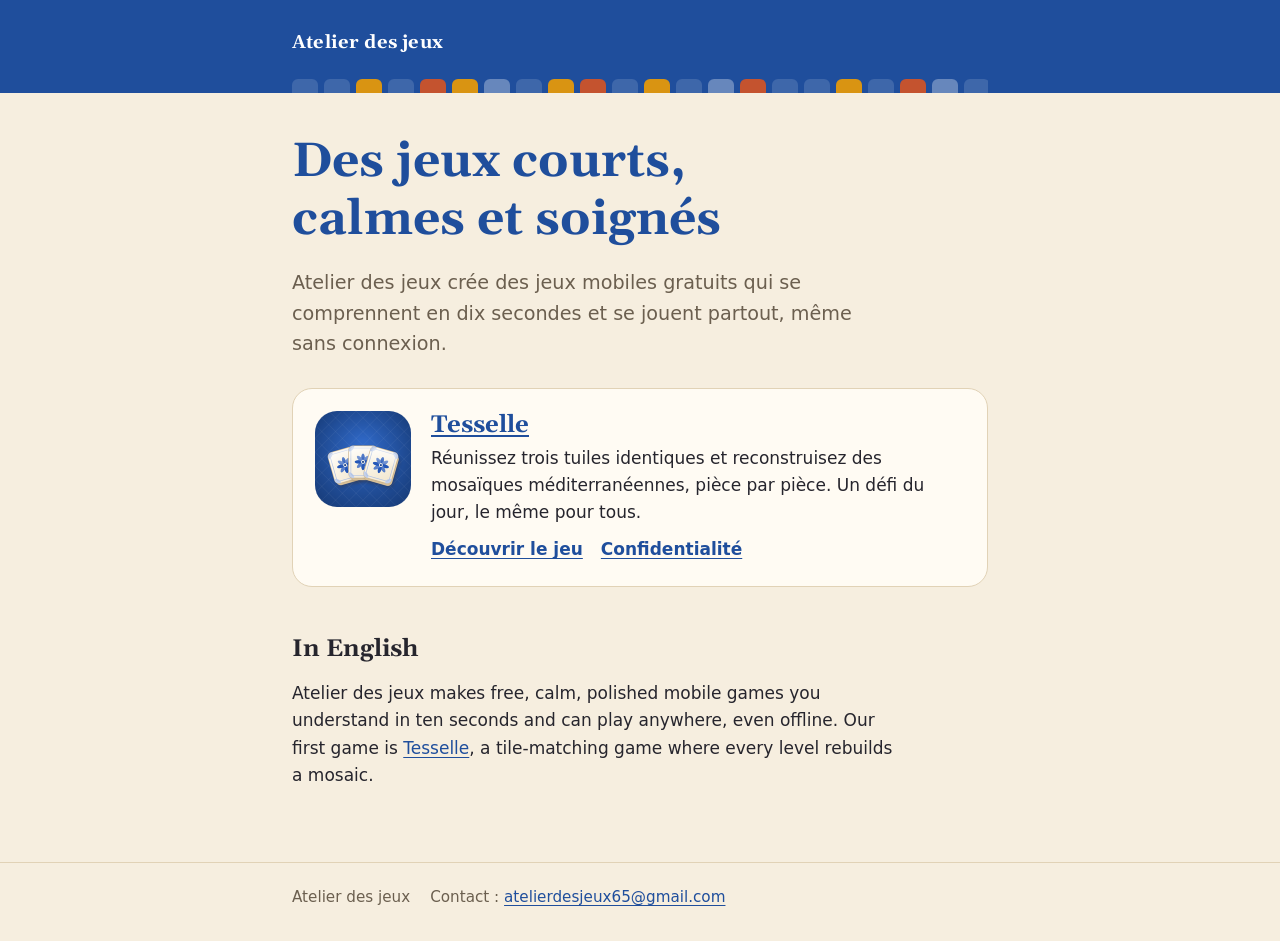
<file: index.html>
<!doctype html>
<html lang="fr">
<head>
  <meta charset="utf-8">
  <meta name="viewport" content="width=device-width, initial-scale=1, viewport-fit=cover">
  <title>Atelier des jeux</title>
  <meta name="description" content="Atelier des jeux crée des jeux mobiles gratuits, calmes et soignés, jouables hors ligne.">
  <link rel="icon" href="favicon.png">
  <link rel="preconnect" href="https://fonts.googleapis.com">
  <link rel="preconnect" href="https://fonts.gstatic.com" crossorigin>
  <link rel="stylesheet" href="https://fonts.googleapis.com/css2?family=Gelasio:wght@600;700&display=swap">
  <link rel="stylesheet" href="assets/site.css">
</head>
<body>
  <header class="band">
    <div class="wrap">
      <a class="studio" href="./">Atelier des jeux</a>
      <div class="tiles" aria-hidden="true"><span></span><span></span><span></span><span></span><span></span><span></span><span></span><span></span><span></span><span></span><span></span><span></span><span></span><span></span><span></span><span></span><span></span><span></span><span></span><span></span><span></span><span></span><span></span><span></span></div>
    </div>
  </header>
  <main>
    <div class="wrap">
      <h1>Des jeux courts, calmes et soignés</h1>
      <p class="lead">Atelier des jeux crée des jeux mobiles gratuits qui se comprennent en dix secondes et se jouent partout, même sans connexion.</p>

      <article class="game">
        <img src="tesselle/icone.png" alt="Icône de Tesselle : trois tuiles de céramique ornées d'une rosace bleue" width="96" height="96">
        <div>
          <h2><a href="tesselle/">Tesselle</a></h2>
          <p>Réunissez trois tuiles identiques et reconstruisez des mosaïques méditerranéennes, pièce par pièce. Un défi du jour, le même pour tous.</p>
          <div class="links">
            <a href="tesselle/">Découvrir le jeu</a>
            <a href="tesselle/confidentialite.html">Confidentialité</a>
          </div>
        </div>
      </article>

      <h2>In English</h2>
      <p>Atelier des jeux makes free, calm, polished mobile games you understand in ten seconds and can play anywhere, even offline. Our first game is <a href="tesselle/">Tesselle</a>, a tile-matching game where every level rebuilds a mosaic.</p>
    </div>
  </main>
  <footer>
    <div class="wrap">
      <span>Atelier des jeux</span>
      <span>Contact : <a class="contact" href="mailto:atelierdesjeux65@gmail.com">atelierdesjeux65@gmail.com</a></span>
    </div>
  </footer>
</body>
</html>
</file>
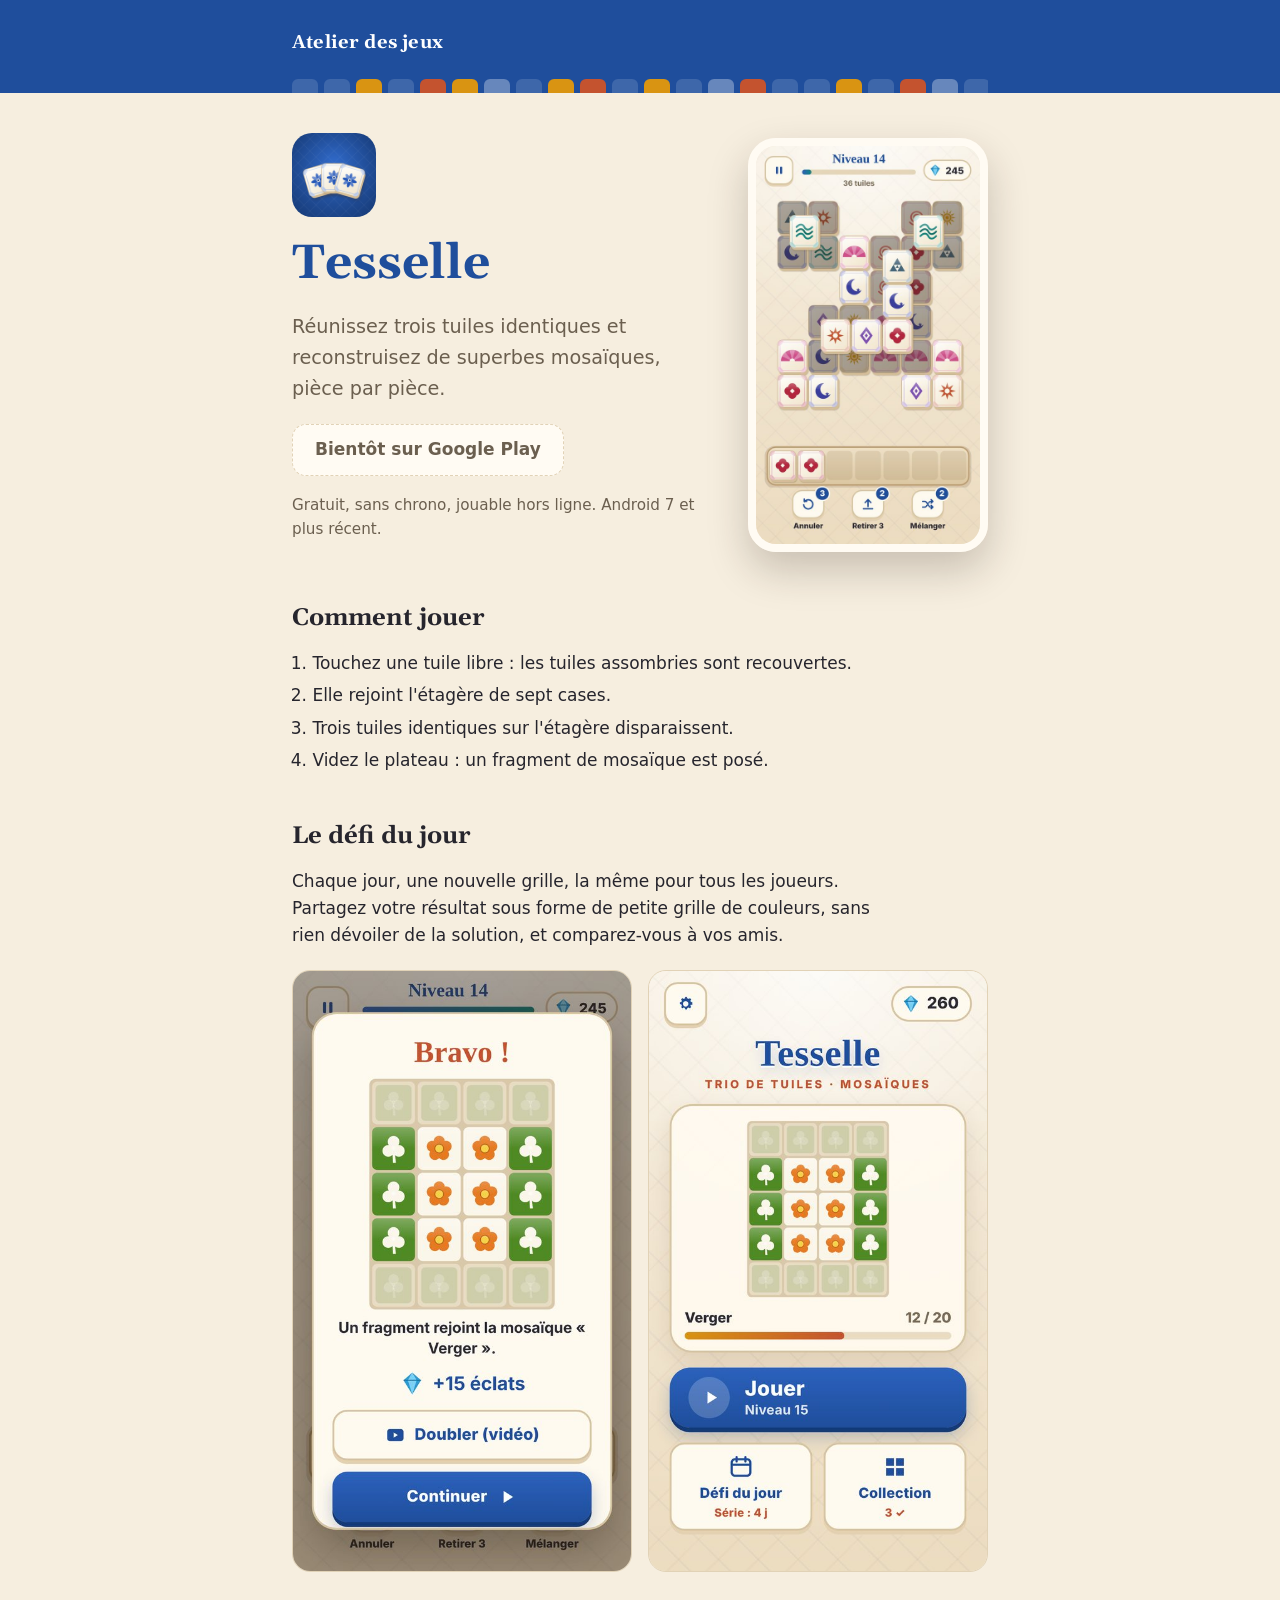
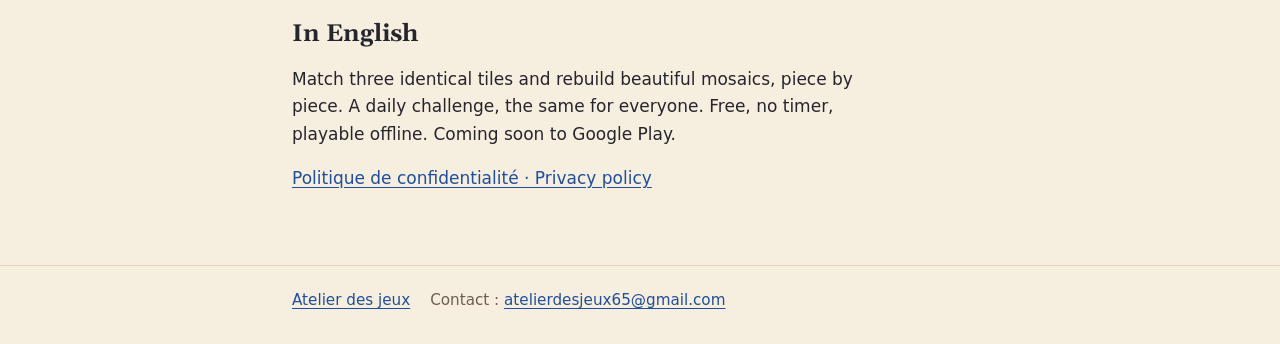
<file: tesselle/index.html>
<!doctype html>
<html lang="fr">
<head>
  <meta charset="utf-8">
  <meta name="viewport" content="width=device-width, initial-scale=1, viewport-fit=cover">
  <title>Tesselle</title>
  <meta name="description" content="Réunissez trois tuiles identiques et reconstruisez de superbes mosaïques. Un défi du jour, le même pour tous. Gratuit, sans chrono, jouable hors ligne.">
  <meta property="og:title" content="Tesselle : trio de tuiles et mosaïques">
  <meta property="og:description" content="Réunissez trois tuiles identiques et reconstruisez de superbes mosaïques. Un défi du jour, le même pour tous.">
  <meta property="og:image" content="https://tarfabou65.github.io/tesselle/apercu-partage.jpg">
  <meta property="og:url" content="https://tarfabou65.github.io/tesselle/">
  <meta property="og:type" content="website">
  <meta name="twitter:card" content="summary_large_image">
  <link rel="icon" href="../favicon.png">
  <link rel="preconnect" href="https://fonts.googleapis.com">
  <link rel="preconnect" href="https://fonts.gstatic.com" crossorigin>
  <link rel="stylesheet" href="https://fonts.googleapis.com/css2?family=Gelasio:wght@600;700&display=swap">
  <link rel="stylesheet" href="../assets/site.css">
</head>
<body>
  <header class="band">
    <div class="wrap">
      <a class="studio" href="../">Atelier des jeux</a>
      <div class="tiles" aria-hidden="true"><span></span><span></span><span></span><span></span><span></span><span></span><span></span><span></span><span></span><span></span><span></span><span></span><span></span><span></span><span></span><span></span><span></span><span></span><span></span><span></span><span></span><span></span><span></span><span></span></div>
    </div>
  </header>
  <main>
    <div class="wrap">
      <div class="hero">
        <div class="hero-text">
          <img class="icon" src="icone.png" alt="" width="84" height="84">
          <h1>Tesselle</h1>
          <p class="lead">Réunissez trois tuiles identiques et reconstruisez de superbes mosaïques, pièce par pièce.</p>
          <p>
            <!-- PLAY_LINK : remplacé par le lien Google Play à la publication -->
            <a class="button" id="play" aria-disabled="true">Bientôt sur Google Play</a>
          </p>
          <p class="note">Gratuit, sans chrono, jouable hors ligne. Android 7 et plus récent.</p>
        </div>
        <img class="phone" src="capture-jeu.jpg" alt="Une partie de Tesselle : des tuiles de céramique empilées et l'étagère de sept cases en bas de l'écran" width="540" height="960">
      </div>

      <h2>Comment jouer</h2>
      <ol class="rules">
        <li>Touchez une tuile libre : les tuiles assombries sont recouvertes.</li>
        <li>Elle rejoint l'étagère de sept cases.</li>
        <li>Trois tuiles identiques sur l'étagère disparaissent.</li>
        <li>Videz le plateau : un fragment de mosaïque est posé.</li>
      </ol>

      <h2>Le défi du jour</h2>
      <p>Chaque jour, une nouvelle grille, la même pour tous les joueurs. Partagez votre résultat sous forme de petite grille de couleurs, sans rien dévoiler de la solution, et comparez-vous à vos amis.</p>

      <div class="shots">
        <img src="capture-victoire.jpg" alt="Écran de victoire : trois étoiles et un nouveau fragment de la mosaïque" width="540" height="960" loading="lazy">
        <img src="capture-accueil.jpg" alt="Écran d'accueil de Tesselle avec la mosaïque en cours" width="540" height="960" loading="lazy">
      </div>

      <h2>In English</h2>
      <p>Match three identical tiles and rebuild beautiful mosaics, piece by piece. A daily challenge, the same for everyone. Free, no timer, playable offline. Coming soon to Google Play.</p>

      <p><a href="confidentialite.html">Politique de confidentialité · Privacy policy</a></p>
    </div>
  </main>
  <footer>
    <div class="wrap">
      <a href="../">Atelier des jeux</a>
      <span>Contact : <a class="contact" href="mailto:atelierdesjeux65@gmail.com">atelierdesjeux65@gmail.com</a></span>
    </div>
  </footer>
</body>
</html>
</file>
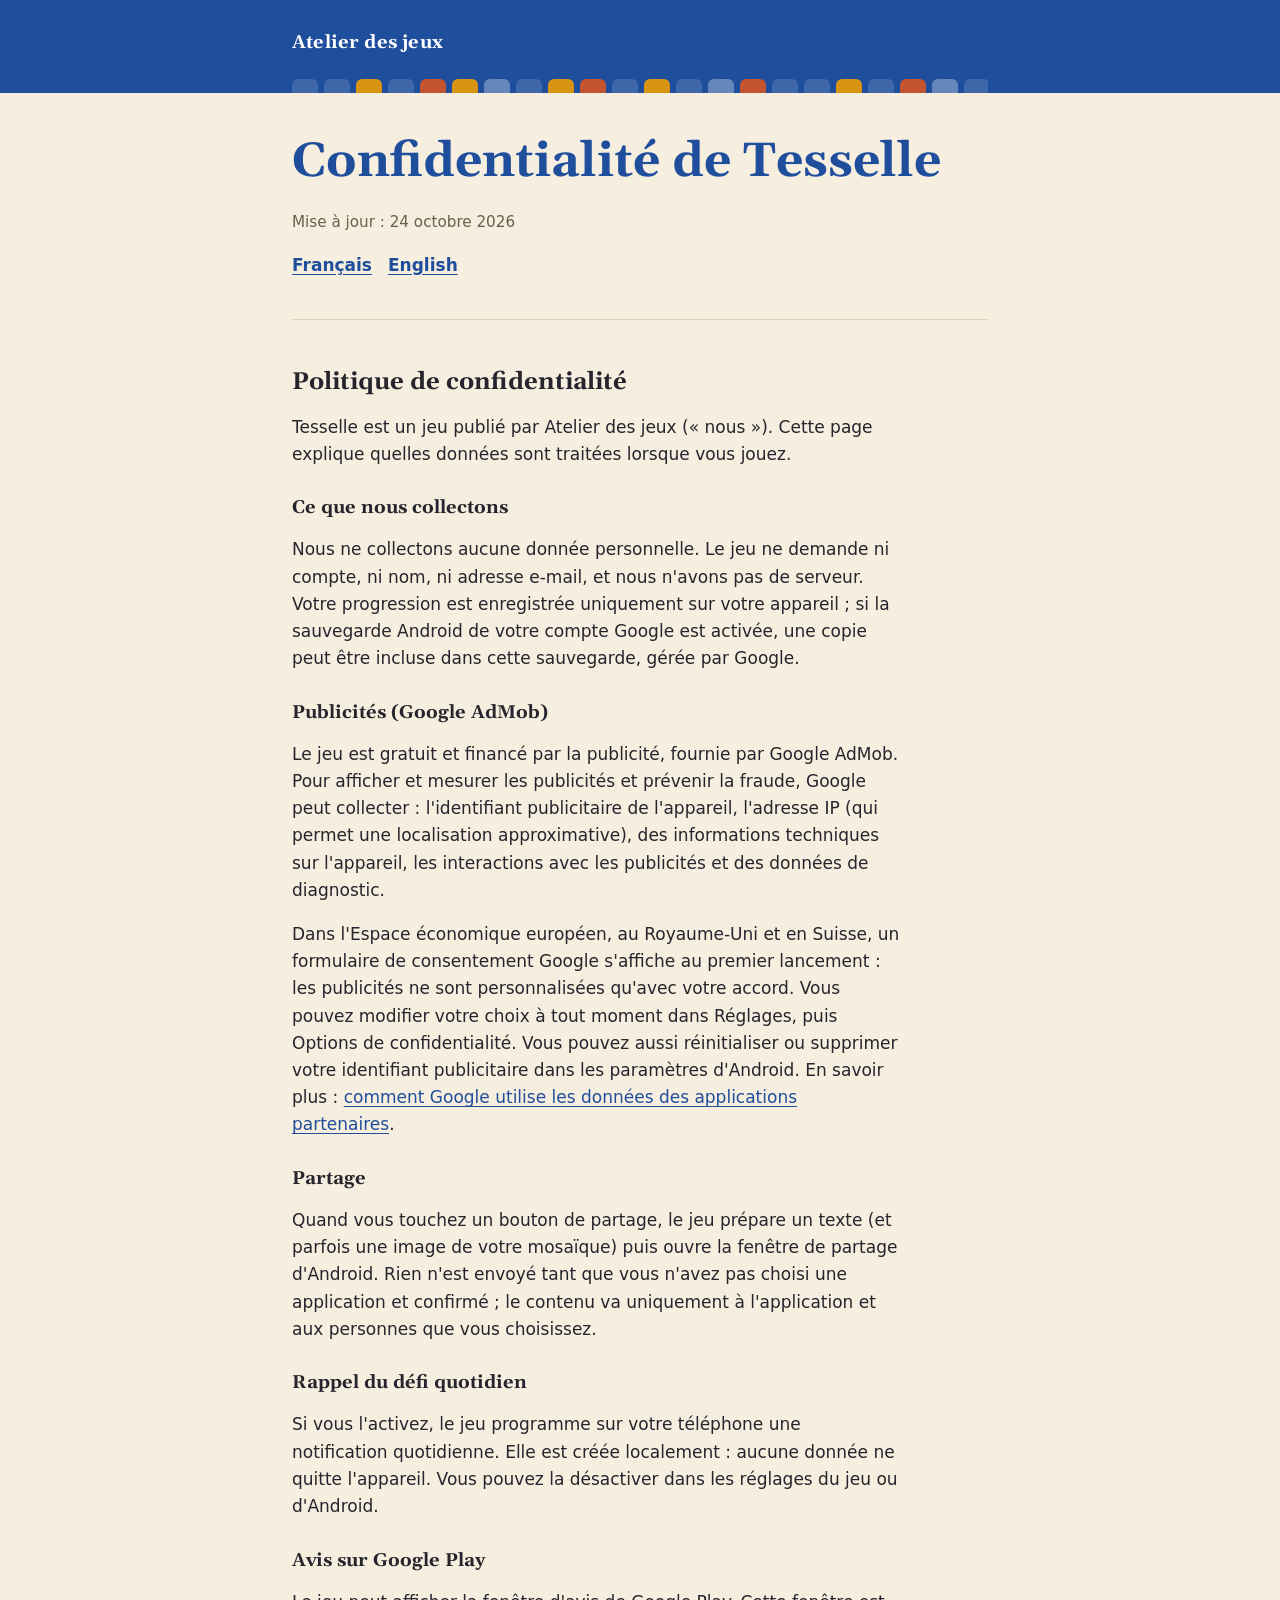
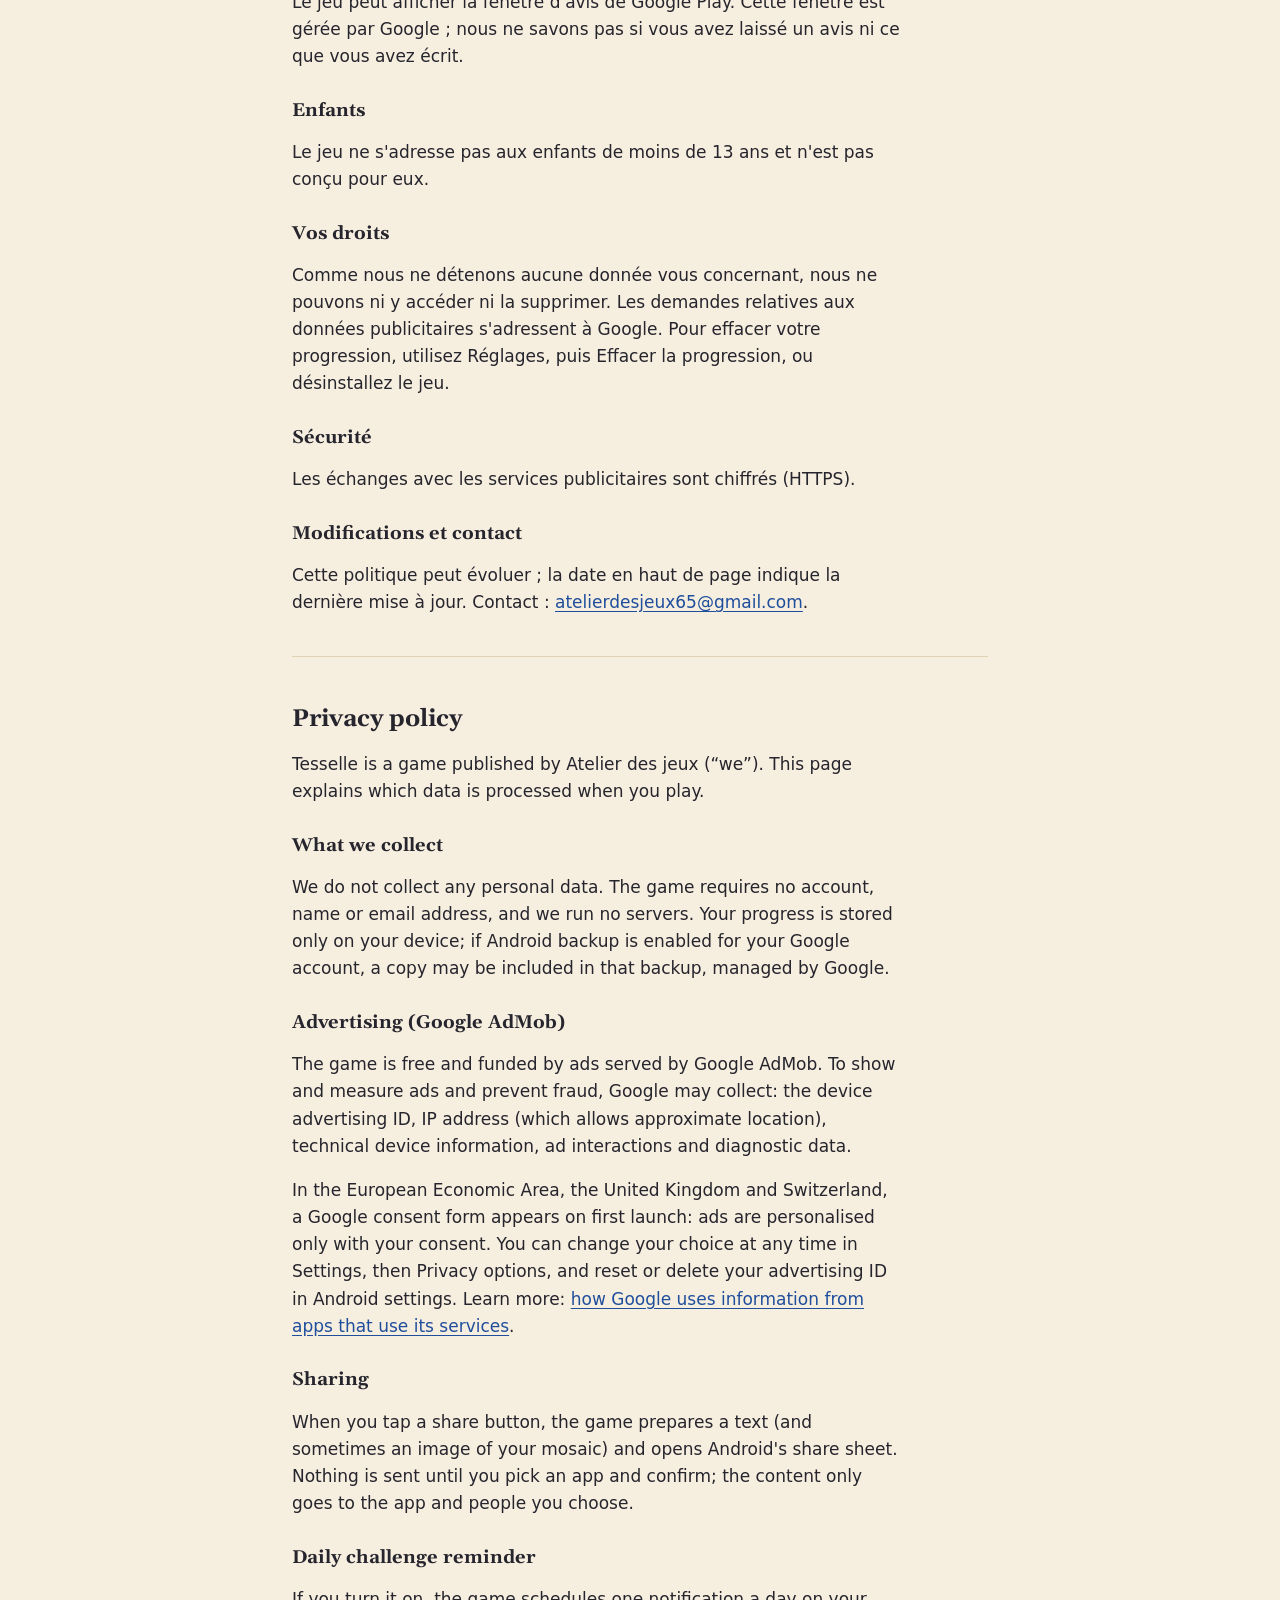
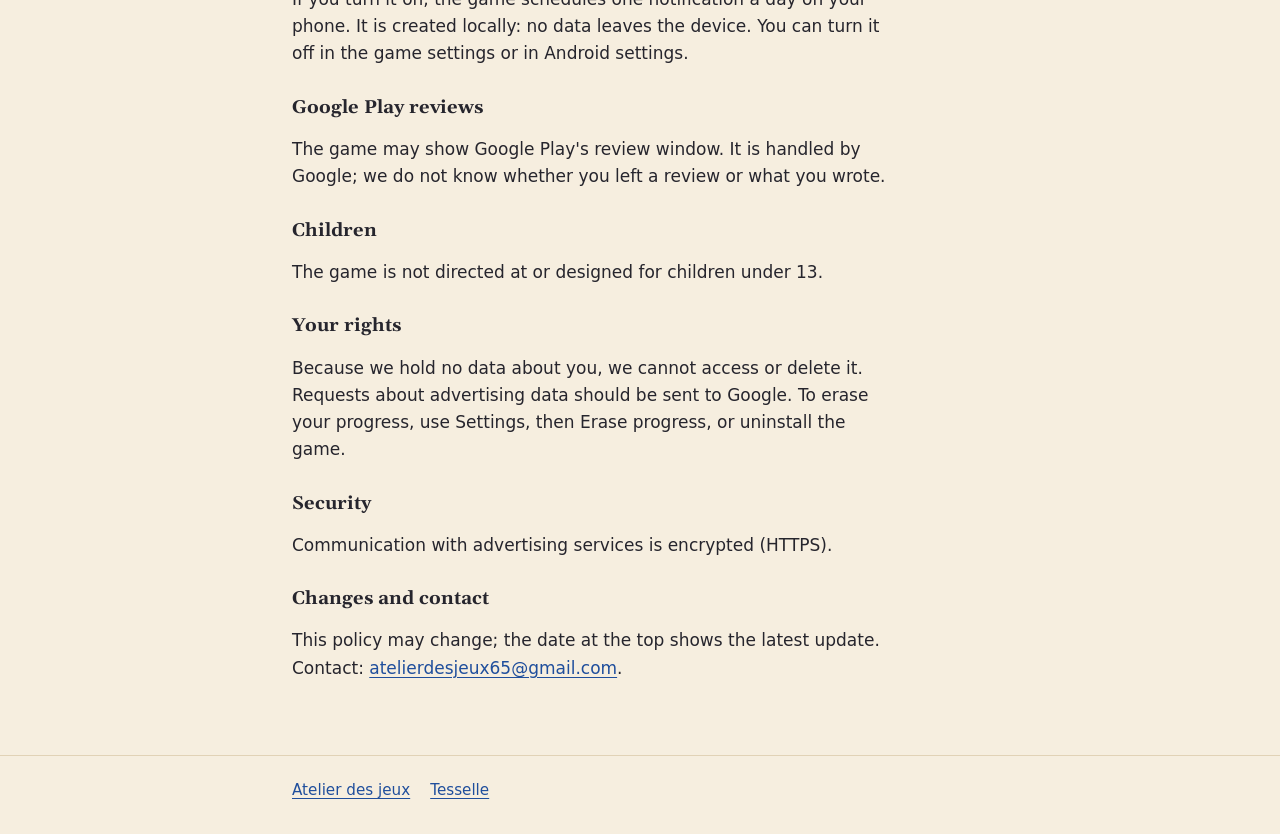
<file: tesselle/confidentialite.html>
<!doctype html>
<html lang="fr">
<head>
  <meta charset="utf-8">
  <meta name="viewport" content="width=device-width, initial-scale=1, viewport-fit=cover">
  <title>Confidentialité de Tesselle</title>
  <meta name="description" content="Politique de confidentialité du jeu Tesselle, publié par Atelier des jeux. Privacy policy of the Tesselle game.">
  <link rel="icon" href="../favicon.png">
  <link rel="preconnect" href="https://fonts.googleapis.com">
  <link rel="preconnect" href="https://fonts.gstatic.com" crossorigin>
  <link rel="stylesheet" href="https://fonts.googleapis.com/css2?family=Gelasio:wght@600;700&display=swap">
  <link rel="stylesheet" href="../assets/site.css">
</head>
<body>
  <header class="band">
    <div class="wrap">
      <a class="studio" href="../">Atelier des jeux</a>
      <div class="tiles" aria-hidden="true"><span></span><span></span><span></span><span></span><span></span><span></span><span></span><span></span><span></span><span></span><span></span><span></span><span></span><span></span><span></span><span></span><span></span><span></span><span></span><span></span><span></span><span></span><span></span><span></span></div>
    </div>
  </header>
  <main class="policy">
    <div class="wrap">
      <h1>Confidentialité de Tesselle</h1>
      <p class="updated">Mise à jour : 24 octobre 2026</p>
      <p class="lang-switch"><a href="#fr">Français</a><a href="#en">English</a></p>

      <section id="fr" lang="fr">
        <h2>Politique de confidentialité</h2>
        <p>Tesselle est un jeu publié par Atelier des jeux (« nous »). Cette page explique quelles données sont traitées lorsque vous jouez.</p>

        <h3>Ce que nous collectons</h3>
        <p>Nous ne collectons aucune donnée personnelle. Le jeu ne demande ni compte, ni nom, ni adresse e-mail, et nous n'avons pas de serveur. Votre progression est enregistrée uniquement sur votre appareil ; si la sauvegarde Android de votre compte Google est activée, une copie peut être incluse dans cette sauvegarde, gérée par Google.</p>

        <h3>Publicités (Google AdMob)</h3>
        <p>Le jeu est gratuit et financé par la publicité, fournie par Google AdMob. Pour afficher et mesurer les publicités et prévenir la fraude, Google peut collecter : l'identifiant publicitaire de l'appareil, l'adresse IP (qui permet une localisation approximative), des informations techniques sur l'appareil, les interactions avec les publicités et des données de diagnostic.</p>
        <p>Dans l'Espace économique européen, au Royaume-Uni et en Suisse, un formulaire de consentement Google s'affiche au premier lancement : les publicités ne sont personnalisées qu'avec votre accord. Vous pouvez modifier votre choix à tout moment dans Réglages, puis Options de confidentialité. Vous pouvez aussi réinitialiser ou supprimer votre identifiant publicitaire dans les paramètres d'Android. En savoir plus : <a href="https://policies.google.com/technologies/partner-sites">comment Google utilise les données des applications partenaires</a>.</p>

        <h3>Partage</h3>
        <p>Quand vous touchez un bouton de partage, le jeu prépare un texte (et parfois une image de votre mosaïque) puis ouvre la fenêtre de partage d'Android. Rien n'est envoyé tant que vous n'avez pas choisi une application et confirmé ; le contenu va uniquement à l'application et aux personnes que vous choisissez.</p>

        <h3>Rappel du défi quotidien</h3>
        <p>Si vous l'activez, le jeu programme sur votre téléphone une notification quotidienne. Elle est créée localement : aucune donnée ne quitte l'appareil. Vous pouvez la désactiver dans les réglages du jeu ou d'Android.</p>

        <h3>Avis sur Google Play</h3>
        <p>Le jeu peut afficher la fenêtre d'avis de Google Play. Cette fenêtre est gérée par Google ; nous ne savons pas si vous avez laissé un avis ni ce que vous avez écrit.</p>

        <h3>Enfants</h3>
        <p>Le jeu ne s'adresse pas aux enfants de moins de 13 ans et n'est pas conçu pour eux.</p>

        <h3>Vos droits</h3>
        <p>Comme nous ne détenons aucune donnée vous concernant, nous ne pouvons ni y accéder ni la supprimer. Les demandes relatives aux données publicitaires s'adressent à Google. Pour effacer votre progression, utilisez Réglages, puis Effacer la progression, ou désinstallez le jeu.</p>

        <h3>Sécurité</h3>
        <p>Les échanges avec les services publicitaires sont chiffrés (HTTPS).</p>

        <h3>Modifications et contact</h3>
        <p>Cette politique peut évoluer ; la date en haut de page indique la dernière mise à jour. Contact : <a class="contact" href="mailto:atelierdesjeux65@gmail.com">atelierdesjeux65@gmail.com</a>.</p>
      </section>

      <section id="en" lang="en">
        <h2>Privacy policy</h2>
        <p>Tesselle is a game published by Atelier des jeux (“we”). This page explains which data is processed when you play.</p>

        <h3>What we collect</h3>
        <p>We do not collect any personal data. The game requires no account, name or email address, and we run no servers. Your progress is stored only on your device; if Android backup is enabled for your Google account, a copy may be included in that backup, managed by Google.</p>

        <h3>Advertising (Google AdMob)</h3>
        <p>The game is free and funded by ads served by Google AdMob. To show and measure ads and prevent fraud, Google may collect: the device advertising ID, IP address (which allows approximate location), technical device information, ad interactions and diagnostic data.</p>
        <p>In the European Economic Area, the United Kingdom and Switzerland, a Google consent form appears on first launch: ads are personalised only with your consent. You can change your choice at any time in Settings, then Privacy options, and reset or delete your advertising ID in Android settings. Learn more: <a href="https://policies.google.com/technologies/partner-sites">how Google uses information from apps that use its services</a>.</p>

        <h3>Sharing</h3>
        <p>When you tap a share button, the game prepares a text (and sometimes an image of your mosaic) and opens Android's share sheet. Nothing is sent until you pick an app and confirm; the content only goes to the app and people you choose.</p>

        <h3>Daily challenge reminder</h3>
        <p>If you turn it on, the game schedules one notification a day on your phone. It is created locally: no data leaves the device. You can turn it off in the game settings or in Android settings.</p>

        <h3>Google Play reviews</h3>
        <p>The game may show Google Play's review window. It is handled by Google; we do not know whether you left a review or what you wrote.</p>

        <h3>Children</h3>
        <p>The game is not directed at or designed for children under 13.</p>

        <h3>Your rights</h3>
        <p>Because we hold no data about you, we cannot access or delete it. Requests about advertising data should be sent to Google. To erase your progress, use Settings, then Erase progress, or uninstall the game.</p>

        <h3>Security</h3>
        <p>Communication with advertising services is encrypted (HTTPS).</p>

        <h3>Changes and contact</h3>
        <p>This policy may change; the date at the top shows the latest update. Contact: <a class="contact" href="mailto:atelierdesjeux65@gmail.com">atelierdesjeux65@gmail.com</a>.</p>
      </section>
    </div>
  </main>
  <footer>
    <div class="wrap">
      <a href="../">Atelier des jeux</a>
      <a href="./">Tesselle</a>
    </div>
  </footer>
</body>
</html>
</file>
<file: assets/site.css>
/* Atelier des jeux — site public.
 * Mise en page : une colonne alignée à gauche (max 46rem) ; bandeau cobalt en tête, corps couleur sable.
 * Titres en Gelasio (dessin compatible avec la police Georgia du titre des jeux), texte en police système. */
:root {
  --cobalt: #1f4e9c;
  --cobalt-deep: #163b78;
  --sand: #f6eedf;
  --paper: #fffbf3;
  --ink: #26252d;
  --muted: #6b5f4f;
  --line: #e1d2b6;
  --saffron: #d99412;
  --display: 'Gelasio', Georgia, 'Noto Serif', serif;
  --body: system-ui, -apple-system, 'Segoe UI', Roboto, 'Helvetica Neue', Arial, sans-serif;
}
@media (prefers-color-scheme: dark) {
  :root {
    --sand: #18171d;
    --paper: #221f28;
    --ink: #efe9df;
    --muted: #b6a993;
    --line: #3a3443;
    --cobalt: #8fb2f0;
    --cobalt-deep: #142d5c;
    color-scheme: dark;
  }
}
* { box-sizing: border-box; }
html { -webkit-text-size-adjust: 100%; }
body { margin: 0; background: var(--sand); color: var(--ink); font: 17px/1.6 var(--body); }
a { color: var(--cobalt); text-underline-offset: 3px; }
a:focus-visible, .button:focus-visible { outline: 3px solid var(--saffron); outline-offset: 3px; border-radius: 6px; }
img { max-width: 100%; height: auto; display: block; }

.wrap { max-width: 46rem; margin: 0 auto; padding-left: max(20px, env(safe-area-inset-left, 0px)); padding-right: max(20px, env(safe-area-inset-right, 0px)); }

/* Bandeau : le nom du studio, posé sur un rang de « tuiles » dessinées en CSS. */
.band { background: #1f4e9c; color: #fff; }
@media (prefers-color-scheme: dark) { .band { background: var(--cobalt-deep); } }
.band .wrap { padding-block: 28px 0; }
.studio { font-family: var(--display); font-weight: 700; font-size: 1.15rem; color: #fff; text-decoration: none; letter-spacing: .01em; }
.tiles { display: flex; gap: 6px; margin-top: 22px; height: 14px; overflow: hidden; }
.tiles span { flex: 0 0 26px; height: 26px; border-radius: 6px; background: rgba(255, 255, 255, .14); }
.tiles span:nth-child(3n) { background: #d99412; }
.tiles span:nth-child(5n) { background: #c4532f; }
.tiles span:nth-child(7n) { background: rgba(255, 255, 255, .32); }

main .wrap { padding-block: 40px 56px; }
h1, h2, h3 { font-family: var(--display); line-height: 1.2; text-wrap: balance; }
h1 { font-size: clamp(2.1rem, 7vw, 3rem); margin: 0 0 .4em; color: var(--cobalt); }
h2 { font-size: 1.5rem; margin: 2em 0 .5em; }
h3 { font-size: 1.15rem; margin: 1.6em 0 .3em; }
p, li { max-width: 38rem; }
.lead { font-size: 1.2rem; color: var(--muted); margin-top: 0; }

/* Fiche d'un jeu sur l'accueil */
.game { display: grid; grid-template-columns: 96px 1fr; gap: 20px; align-items: start; background: var(--paper); border: 1px solid var(--line); border-radius: 20px; padding: 22px; margin-top: 28px; }
.game img { width: 96px; height: 96px; border-radius: 22px; }
.game h2 { margin: 0 0 .2em; }
.game p { margin: 0 0 .6em; }
.game .links { display: flex; flex-wrap: wrap; gap: 6px 18px; font-weight: 600; }

/* Page d'un jeu */
.hero { display: grid; grid-template-columns: 1fr minmax(0, 15rem); gap: 32px; align-items: center; }
.hero-text { min-width: 0; }
.hero .icon { width: 84px; height: 84px; border-radius: 20px; margin-bottom: 18px; }
.phone { border-radius: 28px; border: 8px solid var(--paper); box-shadow: 0 18px 40px rgba(40, 28, 16, .22); overflow: hidden; }
.button { display: inline-flex; align-items: center; gap: 10px; min-height: 52px; padding: 0 22px; border-radius: 14px; background: #1f4e9c; color: #fff; font-weight: 700; text-decoration: none; }
.button[aria-disabled="true"] { background: var(--paper); color: var(--muted); border: 1px dashed var(--line); }
.note { font-size: .95rem; color: var(--muted); }
.shots { display: grid; grid-template-columns: repeat(2, minmax(0, 1fr)); gap: 16px; margin-top: 20px; }
.shots img { border-radius: 18px; border: 1px solid var(--line); }
.rules { padding-left: 1.2em; }
.rules li { margin: .3em 0; }

/* Politique de confidentialité */
.policy section { border-top: 1px solid var(--line); margin-top: 40px; }
.policy .lang-switch { display: flex; gap: 16px; font-weight: 600; }
.updated { color: var(--muted); font-size: .95rem; }

footer { border-top: 1px solid var(--line); }
footer .wrap { padding-block: 22px 32px; color: var(--muted); font-size: .95rem; display: flex; flex-wrap: wrap; gap: 8px 20px; }

@media (max-width: 640px) {
  .hero { grid-template-columns: 1fr; }
  .hero .phone { max-width: 15rem; }
  .game { grid-template-columns: 64px 1fr; gap: 14px; padding: 18px; }
  .game img { width: 64px; height: 64px; border-radius: 15px; }
}
</file>
